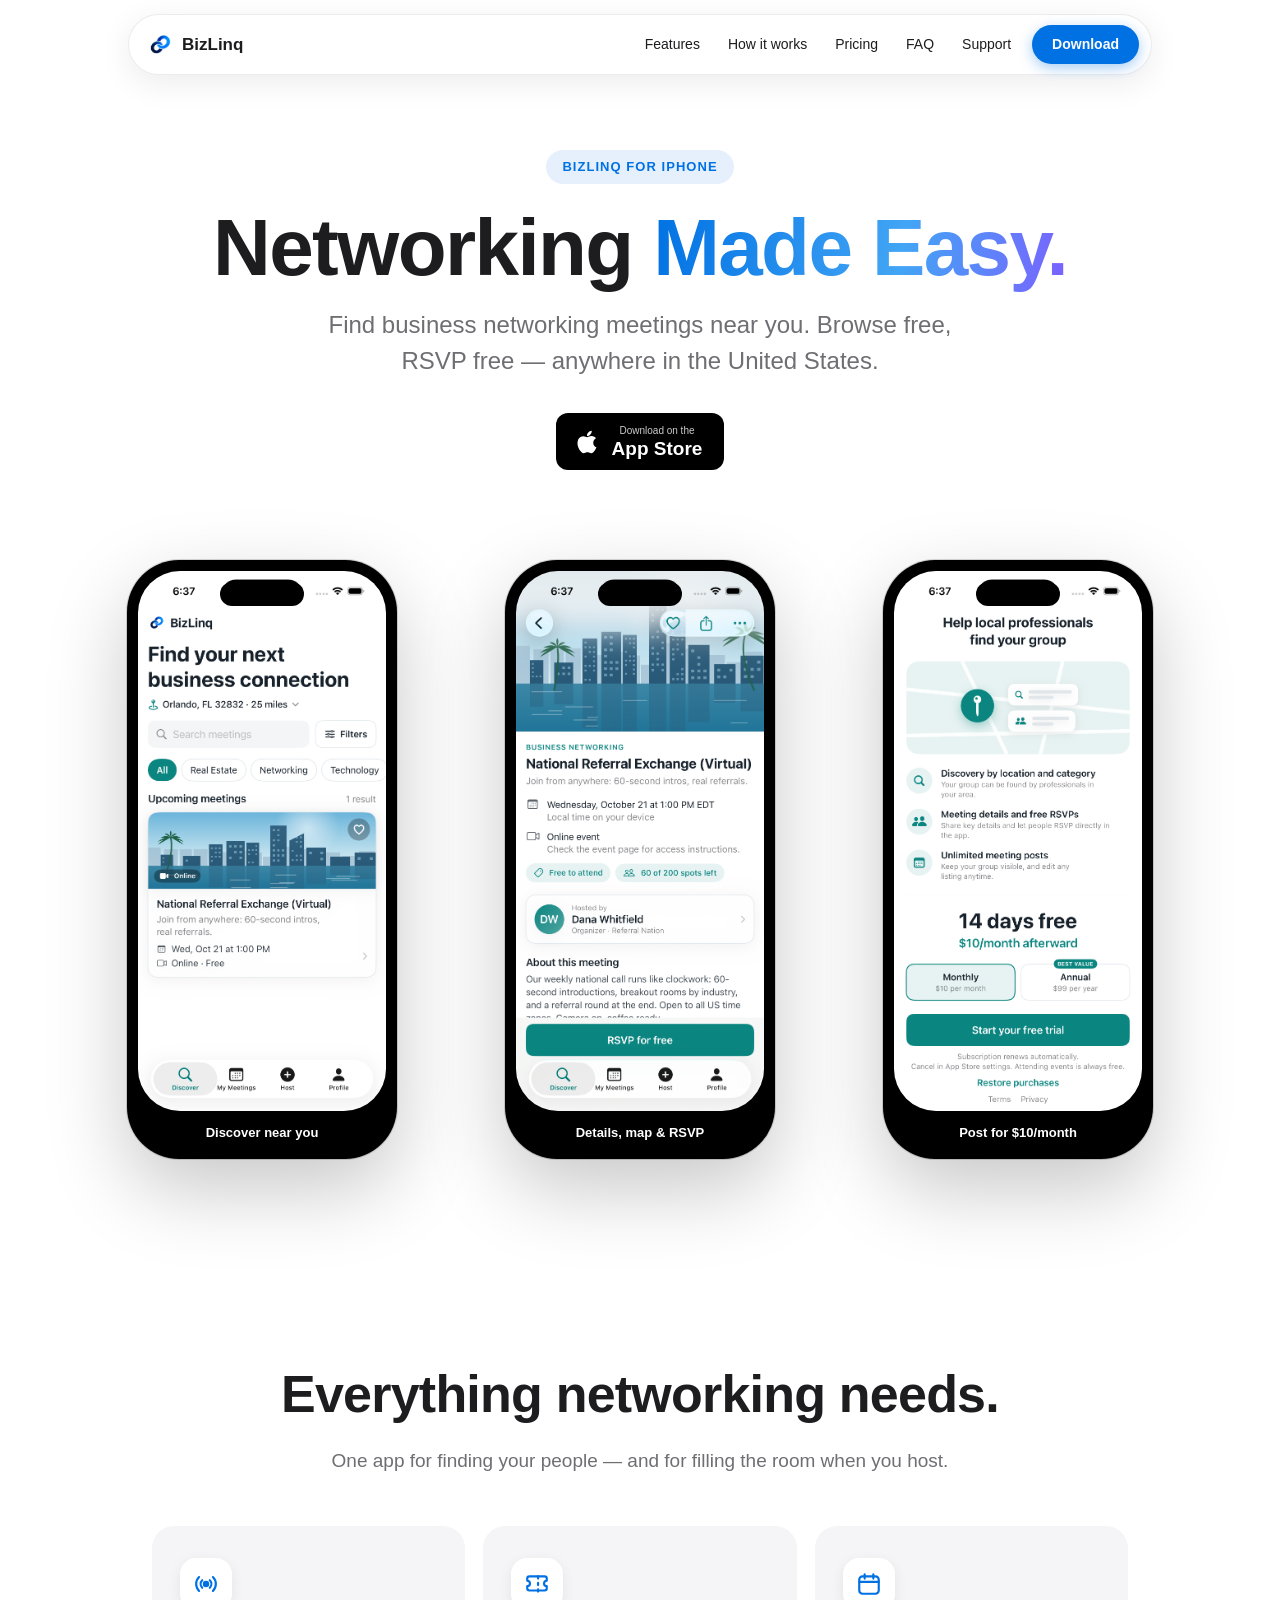
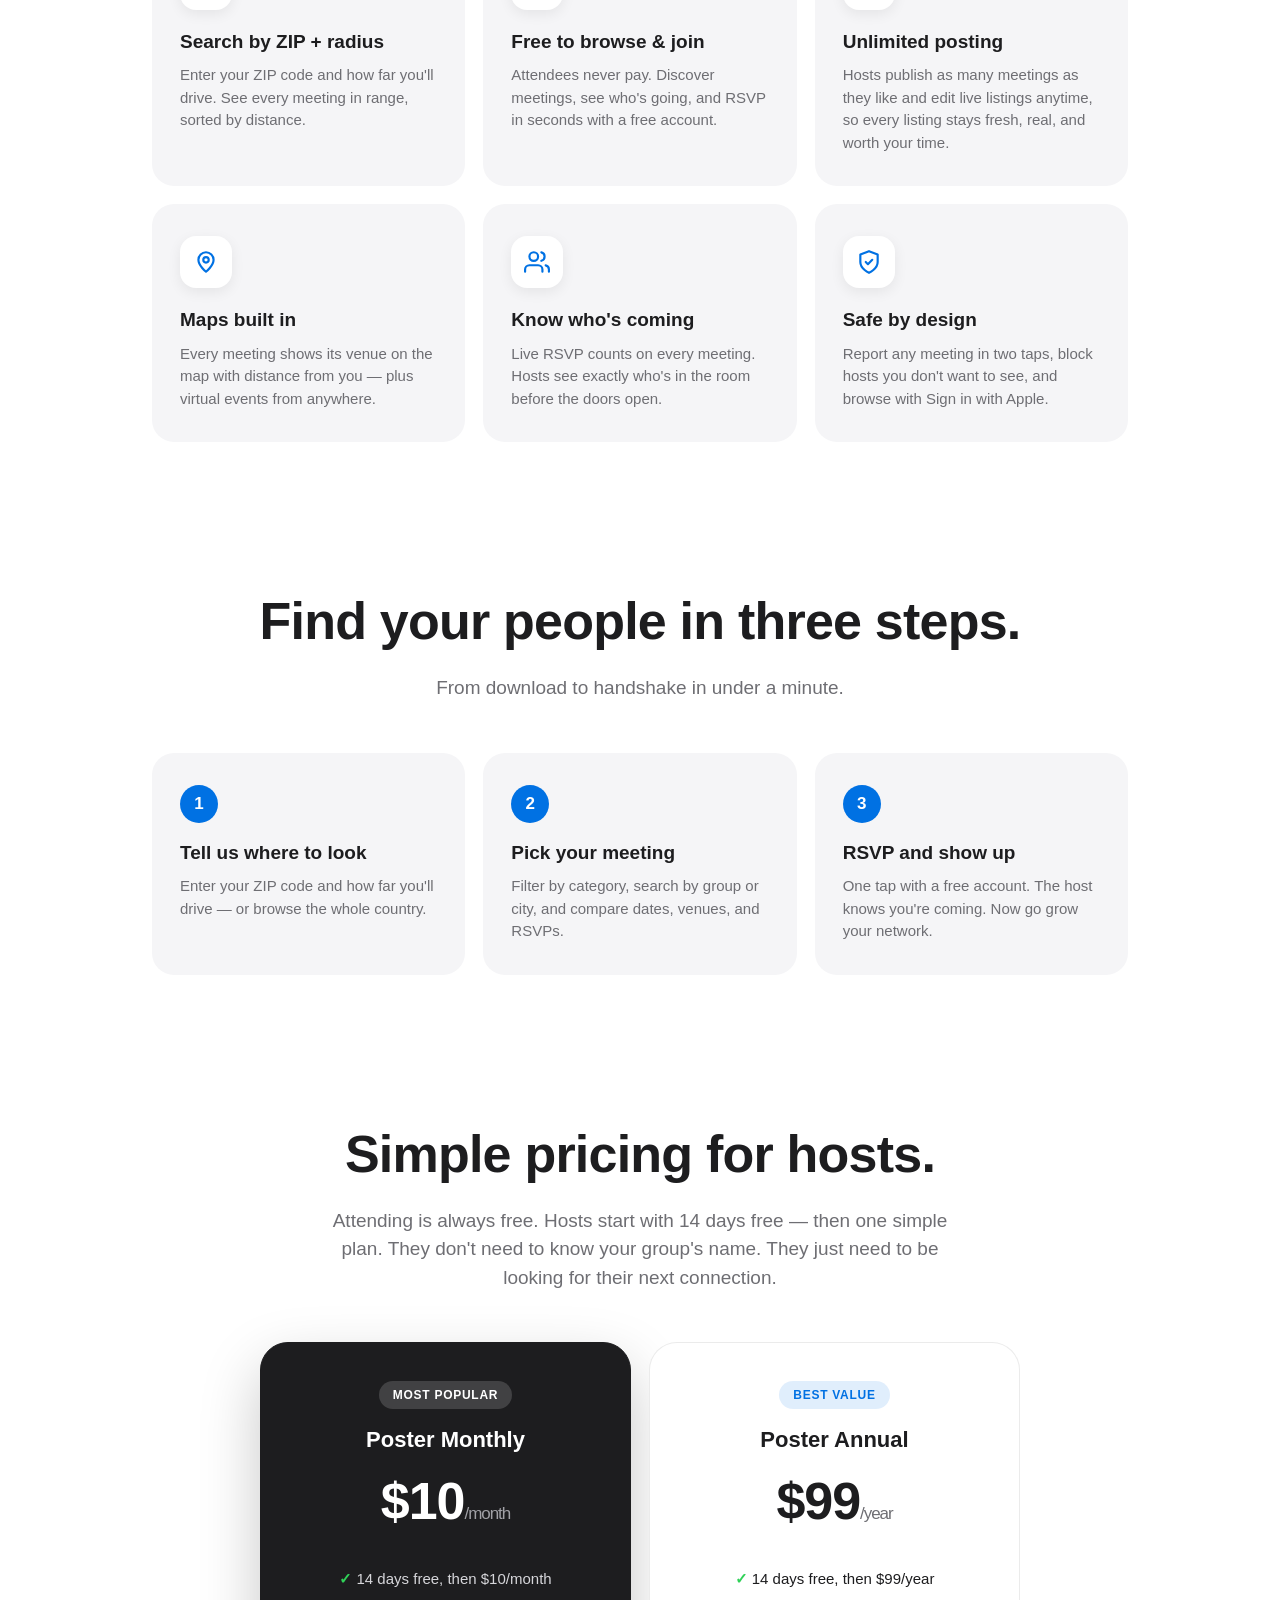
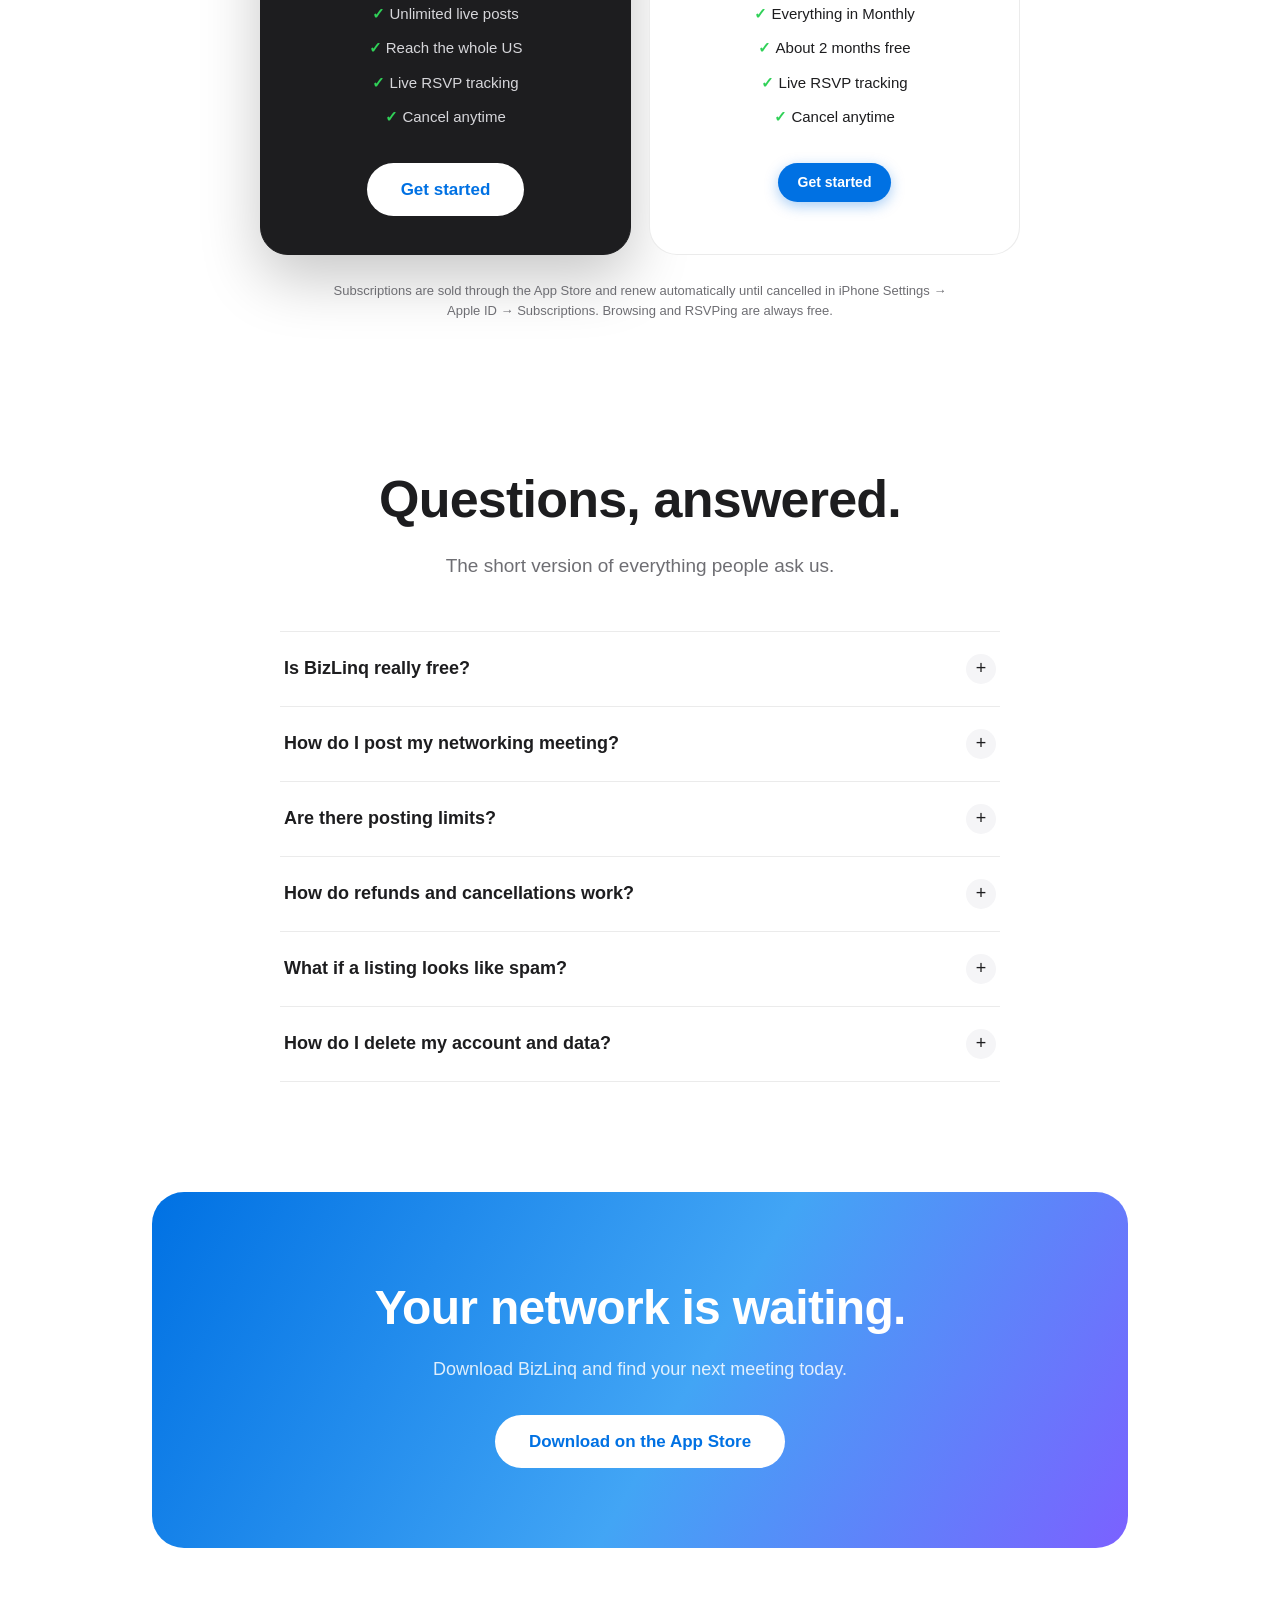
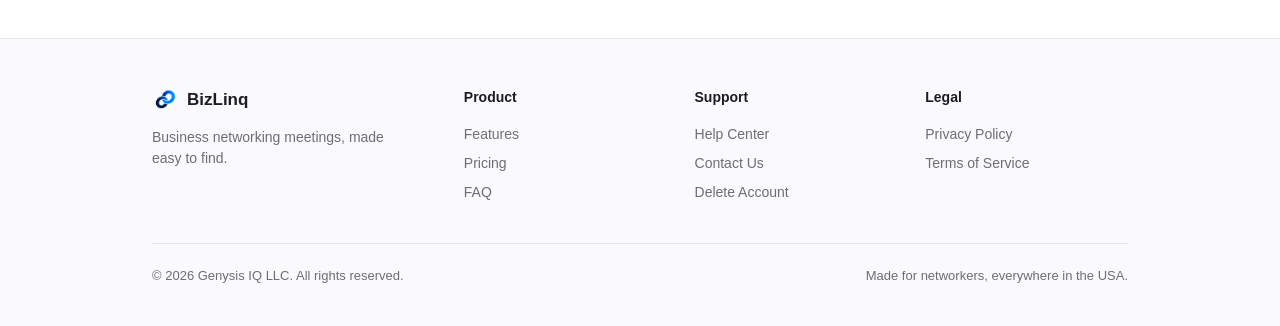
<file: website/index.html>
<!DOCTYPE html>
<html lang="en">
<head>
  <meta charset="UTF-8">
  <meta name="viewport" content="width=device-width, initial-scale=1.0">
  <title>BizLinq — Networking Made Easy</title>
  <meta name="description" content="Find business networking meetings near you. Browse free, RSVP free. Hosts post for $10/month.">
  <link rel="icon" type="image/png" href="assets/logo.png">
  <link rel="stylesheet" href="styles.css">
</head>
<body>

<nav class="nav-float" aria-label="Main navigation">
  <a class="brand" href="index.html"><img src="assets/logo.png" alt="BizLinq logo">BizLinq</a>
  <div class="nav-links">
    <a href="#features">Features</a>
    <a href="#how">How it works</a>
    <a href="#pricing">Pricing</a>
    <a href="#faq">FAQ</a>
    <a href="support.html">Support</a>
  </div>
  <a class="btn btn-blue" href="#download">Download</a>
  <button class="nav-toggle" aria-label="Menu" onclick="document.querySelector('.mobile-menu').classList.toggle('open')">☰</button>
</nav>
<div class="mobile-menu">
  <a href="#features">Features</a>
  <a href="#how">How it works</a>
  <a href="#pricing">Pricing</a>
  <a href="#faq">FAQ</a>
  <a href="support.html">Support</a>
  <a href="#download">Download</a>
</div>

<header class="hero">
  <span class="eyebrow">BizLinq for iPhone</span>
  <h1>Networking <span class="grad">Made Easy.</span></h1>
  <p class="sub">Find business networking meetings near you. Browse free, RSVP free — anywhere in the United States.</p>
  <div class="hero-cta" id="download">
    <a class="store-badge" href="#" aria-label="Download on the App Store">
      <svg viewBox="0 0 24 24" fill="currentColor"><path d="M17.05 20.28c-.98.95-2.05.8-3.08.35-1.09-.46-2.09-.48-3.24 0-1.44.62-2.2.44-3.06-.35C2.79 15.25 3.51 7.59 9.05 7.31c1.35.07 2.29.74 3.08.8 1.18-.24 2.31-.93 3.57-.84 1.51.05 2.7.83 3.45 1.65-3.16 1.89-2.62 6.14.4 7.34-.5 1.31-1.2 2.62-2.5 4.02zM12.03 7.25c-.15-2.23 1.66-4.07 3.74-4.25.29 2.58-2.34 4.5-3.74 4.25z"/></svg>
      <span><small>Download on the</small><strong>App Store</strong></span>
    </a>
  </div>
  <div class="phones">
    <figure class="phone tall"><img src="assets/shot-discover.png" alt="Discover meetings near you"><figcaption>Discover near you</figcaption></figure>
    <figure class="phone tall"><img src="assets/shot-detail.png" alt="Meeting details with map and RSVP"><figcaption>Details, map &amp; RSVP</figcaption></figure>
    <figure class="phone tall"><img src="assets/shot-paywall.png" alt="Poster plans"><figcaption>Post for $10/month</figcaption></figure>
  </div>
</header>

<main class="wrap">

  <section class="section" id="features">
    <h2>Everything networking needs.</h2>
    <p class="lead">One app for finding your people — and for filling the room when you host.</p>
    <div class="grid-3">
      <div class="card">
        <div class="icon"><svg viewBox="0 0 24 24" fill="none" stroke="#0071e3" stroke-width="2" stroke-linecap="round"><circle cx="12" cy="12" r="2" fill="#0071e3"/><path d="M8.5 15.5a5 5 0 0 1 0-7M15.5 8.5a5 5 0 0 1 0 7M5.6 18.4a9 9 0 0 1 0-12.8M18.4 5.6a9 9 0 0 1 0 12.8"/></svg></div>
        <h3>Search by ZIP + radius</h3>
        <p>Enter your ZIP code and how far you'll drive. See every meeting in range, sorted by distance.</p>
      </div>
      <div class="card">
        <div class="icon"><svg viewBox="0 0 24 24" fill="none" stroke="#0071e3" stroke-width="2" stroke-linecap="round" stroke-linejoin="round"><path d="M3 9V7a2 2 0 0 1 2-2h14a2 2 0 0 1 2 2v2a2.5 2.5 0 0 0 0 5v2a2 2 0 0 1-2 2H5a2 2 0 0 1-2-2v-2a2.5 2.5 0 0 0 0-5z"/><path d="M13 5v2M13 11v2M13 17v2"/></svg></div>
        <h3>Free to browse &amp; join</h3>
        <p>Attendees never pay. Discover meetings, see who's going, and RSVP in seconds with a free account.</p>
      </div>
      <div class="card">
        <div class="icon"><svg viewBox="0 0 24 24" fill="none" stroke="#0071e3" stroke-width="2" stroke-linecap="round"><rect x="3" y="5" width="18" height="16" rx="3"/><path d="M3 10h18M8 3v4M16 3v4"/></svg></div>
        <h3>Unlimited posting</h3>
        <p>Hosts publish as many meetings as they like and edit live listings anytime, so every listing stays fresh, real, and worth your time.</p>
      </div>
      <div class="card">
        <div class="icon"><svg viewBox="0 0 24 24" fill="none" stroke="#0071e3" stroke-width="2" stroke-linecap="round" stroke-linejoin="round"><path d="M12 21s-7-5.5-7-11a7 7 0 0 1 14 0c0 5.5-7 11-7 11z"/><circle cx="12" cy="10" r="2.5"/></svg></div>
        <h3>Maps built in</h3>
        <p>Every meeting shows its venue on the map with distance from you — plus virtual events from anywhere.</p>
      </div>
      <div class="card">
        <div class="icon"><svg viewBox="0 0 24 24" fill="none" stroke="#0071e3" stroke-width="2" stroke-linecap="round" stroke-linejoin="round"><path d="M17 21v-2a4 4 0 0 0-4-4H5a4 4 0 0 0-4 4v2"/><circle cx="9" cy="7" r="4"/><path d="M23 21v-2a4 4 0 0 0-3-3.87M16 3.13a4 4 0 0 1 0 7.75"/></svg></div>
        <h3>Know who's coming</h3>
        <p>Live RSVP counts on every meeting. Hosts see exactly who's in the room before the doors open.</p>
      </div>
      <div class="card">
        <div class="icon"><svg viewBox="0 0 24 24" fill="none" stroke="#0071e3" stroke-width="2" stroke-linecap="round" stroke-linejoin="round"><path d="M12 22s8-3.6 8-10V5l-8-3-8 3v7c0 6.4 8 10 8 10z"/><path d="M9 12l2 2 4-4"/></svg></div>
        <h3>Safe by design</h3>
        <p>Report any meeting in two taps, block hosts you don't want to see, and browse with Sign in with Apple.</p>
      </div>
    </div>
  </section>

  <section class="section" id="how">
    <h2>Find your people in three steps.</h2>
    <p class="lead">From download to handshake in under a minute.</p>
    <div class="steps">
      <div class="step"><h3>Tell us where to look</h3><p>Enter your ZIP code and how far you'll drive — or browse the whole country.</p></div>
      <div class="step"><h3>Pick your meeting</h3><p>Filter by category, search by group or city, and compare dates, venues, and RSVPs.</p></div>
      <div class="step"><h3>RSVP and show up</h3><p>One tap with a free account. The host knows you're coming. Now go grow your network.</p></div>
    </div>
  </section>

  <section class="section" id="pricing">
    <h2>Simple pricing for hosts.</h2>
    <p class="lead">Attending is always free. Hosts start with 14 days free — then one simple plan. They don't need to know your group's name. They just need to be looking for their next connection.</p>
    <div class="pricing">
      <div class="plan featured">
        <span class="tag">Most popular</span>
        <h3>Poster Monthly</h3>
        <div class="price">$10<span>/month</span></div>
        <ul>
          <li>14 days free, then $10/month</li>
          <li>Unlimited live posts</li>
          <li>Reach the whole US</li>
          <li>Live RSVP tracking</li>
          <li>Cancel anytime</li>
        </ul>
        <a class="btn btn-light" href="#download">Get started</a>
      </div>
      <div class="plan">
        <span class="tag">Best value</span>
        <h3>Poster Annual</h3>
        <div class="price">$99<span>/year</span></div>
        <ul>
          <li>14 days free, then $99/year</li>
          <li>Everything in Monthly</li>
          <li>About 2 months free</li>
          <li>Live RSVP tracking</li>
          <li>Cancel anytime</li>
        </ul>
        <a class="btn btn-blue" href="#download">Get started</a>
      </div>
    </div>
    <p class="fineprint">Subscriptions are sold through the App Store and renew automatically until cancelled in iPhone Settings → Apple ID → Subscriptions. Browsing and RSVPing are always free.</p>
  </section>

  <section class="section" id="faq">
    <h2>Questions, answered.</h2>
    <p class="lead">The short version of everything people ask us.</p>
    <div class="faq">
      <div class="faq-item"><button class="faq-q">Is BizLinq really free?<span class="plus">+</span></button><div class="faq-a"><p>Browsing and RSVPing are free with a free account (Sign in with Apple). Only posting costs money — hosts pay $10/month or $99/year. Note: individual meetings may have attendance fees set by the host.</p></div></div>
      <div class="faq-item"><button class="faq-q">How do I post my networking meeting?<span class="plus">+</span></button><div class="faq-a"><p>Sign in, grab a Poster Monthly ($10) or Poster Annual ($99) plan in the app, then tap Host and fill in your meeting. Your first post starts a 14-day free trial, and it goes live instantly for everyone in range. You can edit any live listing anytime.</p></div></div>
      <div class="faq-item"><button class="faq-q">Are there posting limits?<span class="plus">+</span></button><div class="faq-a"><p>No. Poster plans include unlimited live posts, and you can edit any live listing anytime from the Host tab. Quality stays high because every listing is tied to a paying host.</p></div></div>
      <div class="faq-item"><button class="faq-q">How do refunds and cancellations work?<span class="plus">+</span></button><div class="faq-a"><p>All billing is handled by Apple. Cancel anytime in iPhone Settings → Apple ID → Subscriptions, and request refunds through Apple's Report a Problem page.</p></div></div>
      <div class="faq-item"><button class="faq-q">What if a listing looks like spam?<span class="plus">+</span></button><div class="faq-a"><p>Every meeting has a report menu — flag it in two taps and our team reviews it. You can also block any host so their meetings never appear for you again.</p></div></div>
      <div class="faq-item"><button class="faq-q">How do I delete my account and data?<span class="plus">+</span></button><div class="faq-a"><p>Email support@bizlinq.app from your account email and we'll delete your account and all associated data within 30 days. Cancelling a meeting removes it from listings immediately.</p></div></div>
    </div>
  </section>

  <div class="cta-band">
    <h2>Your network is waiting.</h2>
    <p>Download BizLinq and find your next meeting today.</p>
    <a class="btn btn-light" href="#download">Download on the App Store</a>
  </div>

</main>

<footer>
  <div class="wrap">
    <div class="foot-grid">
      <div class="foot-brand">
        <a class="brand" href="index.html"><img src="assets/logo.png" alt="BizLinq logo">BizLinq</a>
        <p>Business networking meetings, made easy to find.</p>
      </div>
      <div class="foot-col">
        <h4>Product</h4>
        <a href="#features">Features</a>
        <a href="#pricing">Pricing</a>
        <a href="#faq">FAQ</a>
      </div>
      <div class="foot-col">
        <h4>Support</h4>
        <a href="support.html">Help Center</a>
        <a href="support.html#contact">Contact Us</a>
        <a href="support.html#delete">Delete Account</a>
      </div>
      <div class="foot-col">
        <h4>Legal</h4>
        <a href="privacy.html">Privacy Policy</a>
        <a href="terms.html">Terms of Service</a>
      </div>
    </div>
    <div class="foot-base">
      <span>© 2026 Genysis IQ LLC. All rights reserved.</span>
      <span>Made for networkers, everywhere in the USA.</span>
    </div>
  </div>
</footer>

<script src="script.js"></script>
</body>
</html>
</file>
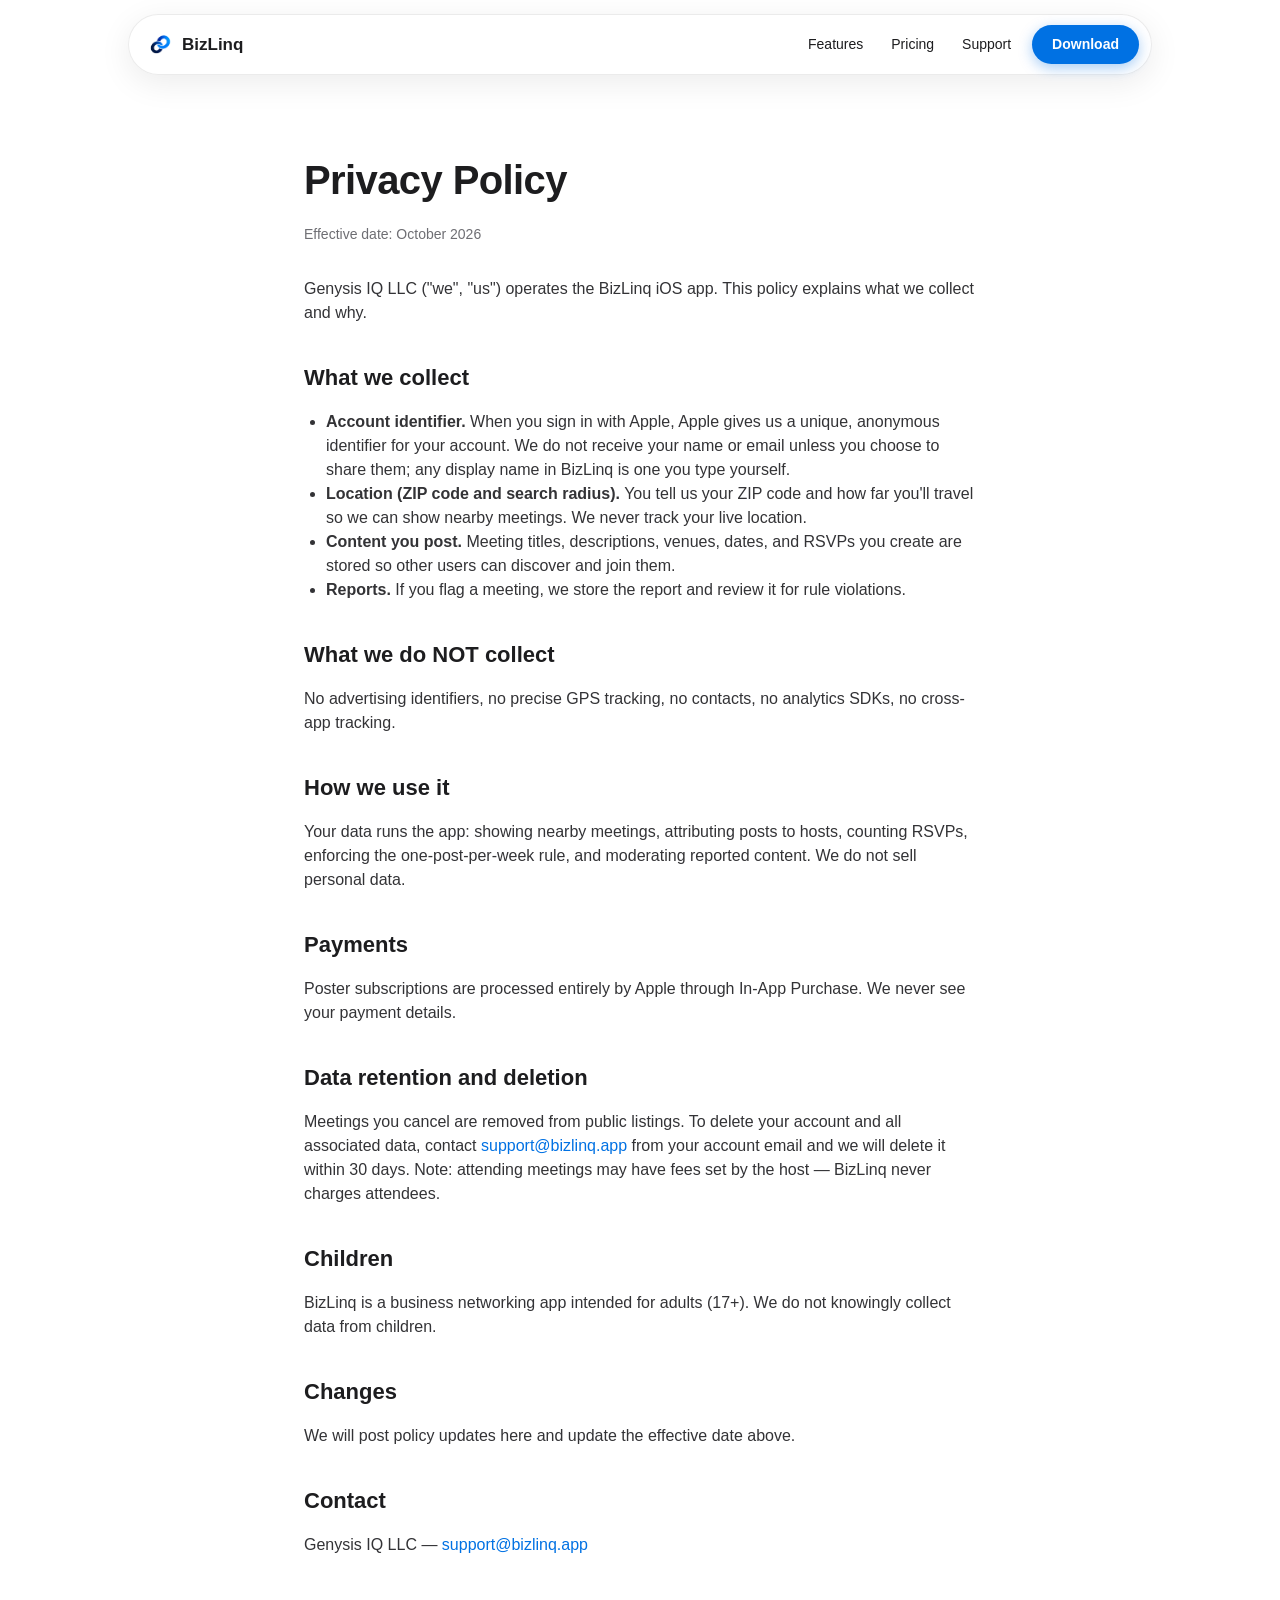
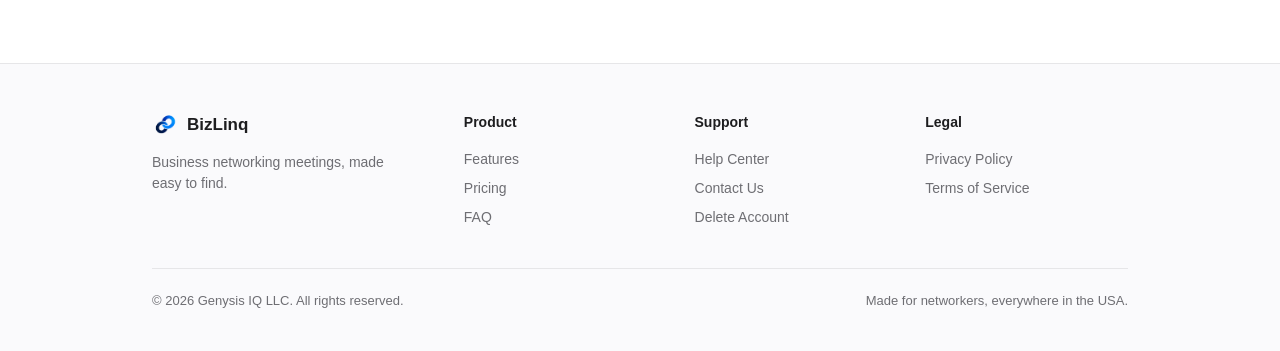
<file: website/privacy.html>
<!DOCTYPE html>
<html lang="en">
<head>
  <meta charset="UTF-8">
  <meta name="viewport" content="width=device-width, initial-scale=1.0">
  <title>Privacy Policy — BizLinq</title>
  <meta name="description" content="BizLinq privacy policy: what we collect and why.">
  <link rel="icon" type="image/png" href="assets/logo.png">
  <link rel="stylesheet" href="styles.css">
</head>
<body>

<nav class="nav-float" aria-label="Main navigation">
  <a class="brand" href="index.html"><img src="assets/logo.png" alt="BizLinq logo">BizLinq</a>
  <div class="nav-links">
    <a href="index.html#features">Features</a>
    <a href="index.html#pricing">Pricing</a>
    <a href="support.html">Support</a>
  </div>
  <a class="btn btn-blue" href="index.html#download">Download</a>
  <button class="nav-toggle" aria-label="Menu" onclick="document.querySelector('.mobile-menu').classList.toggle('open')">☰</button>
</nav>
<div class="mobile-menu">
  <a href="index.html#features">Features</a>
  <a href="index.html#pricing">Pricing</a>
  <a href="support.html">Support</a>
</div>

<main class="prose">
  <h1>Privacy Policy</h1>
  <p class="updated">Effective date: October 2026</p>

  <p>Genysis IQ LLC ("we", "us") operates the BizLinq iOS app. This policy explains what we collect and why.</p>

  <h2>What we collect</h2>
  <ul>
    <li><strong>Account identifier.</strong> When you sign in with Apple, Apple gives us a unique, anonymous identifier for your account. We do not receive your name or email unless you choose to share them; any display name in BizLinq is one you type yourself.</li>
    <li><strong>Location (ZIP code and search radius).</strong> You tell us your ZIP code and how far you'll travel so we can show nearby meetings. We never track your live location.</li>
    <li><strong>Content you post.</strong> Meeting titles, descriptions, venues, dates, and RSVPs you create are stored so other users can discover and join them.</li>
    <li><strong>Reports.</strong> If you flag a meeting, we store the report and review it for rule violations.</li>
  </ul>

  <h2>What we do NOT collect</h2>
  <p>No advertising identifiers, no precise GPS tracking, no contacts, no analytics SDKs, no cross-app tracking.</p>

  <h2>How we use it</h2>
  <p>Your data runs the app: showing nearby meetings, attributing posts to hosts, counting RSVPs, enforcing the one-post-per-week rule, and moderating reported content. We do not sell personal data.</p>

  <h2>Payments</h2>
  <p>Poster subscriptions are processed entirely by Apple through In-App Purchase. We never see your payment details.</p>

  <h2>Data retention and deletion</h2>
  <p>Meetings you cancel are removed from public listings. To delete your account and all associated data, contact <a href="mailto:support@bizlinq.app">support@bizlinq.app</a> from your account email and we will delete it within 30 days. Note: attending meetings may have fees set by the host — BizLinq never charges attendees.</p>

  <h2>Children</h2>
  <p>BizLinq is a business networking app intended for adults (17+). We do not knowingly collect data from children.</p>

  <h2>Changes</h2>
  <p>We will post policy updates here and update the effective date above.</p>

  <h2>Contact</h2>
  <p>Genysis IQ LLC — <a href="mailto:support@bizlinq.app">support@bizlinq.app</a></p>
</main>

<footer>
  <div class="wrap">
    <div class="foot-grid">
      <div class="foot-brand">
        <a class="brand" href="index.html"><img src="assets/logo.png" alt="BizLinq logo">BizLinq</a>
        <p>Business networking meetings, made easy to find.</p>
      </div>
      <div class="foot-col">
        <h4>Product</h4>
        <a href="index.html#features">Features</a>
        <a href="index.html#pricing">Pricing</a>
        <a href="index.html#faq">FAQ</a>
      </div>
      <div class="foot-col">
        <h4>Support</h4>
        <a href="support.html">Help Center</a>
        <a href="support.html#contact">Contact Us</a>
        <a href="support.html#delete">Delete Account</a>
      </div>
      <div class="foot-col">
        <h4>Legal</h4>
        <a href="privacy.html">Privacy Policy</a>
        <a href="terms.html">Terms of Service</a>
      </div>
    </div>
    <div class="foot-base">
      <span>© 2026 Genysis IQ LLC. All rights reserved.</span>
      <span>Made for networkers, everywhere in the USA.</span>
    </div>
  </div>
</footer>

<script src="script.js"></script>
</body>
</html>
</file>
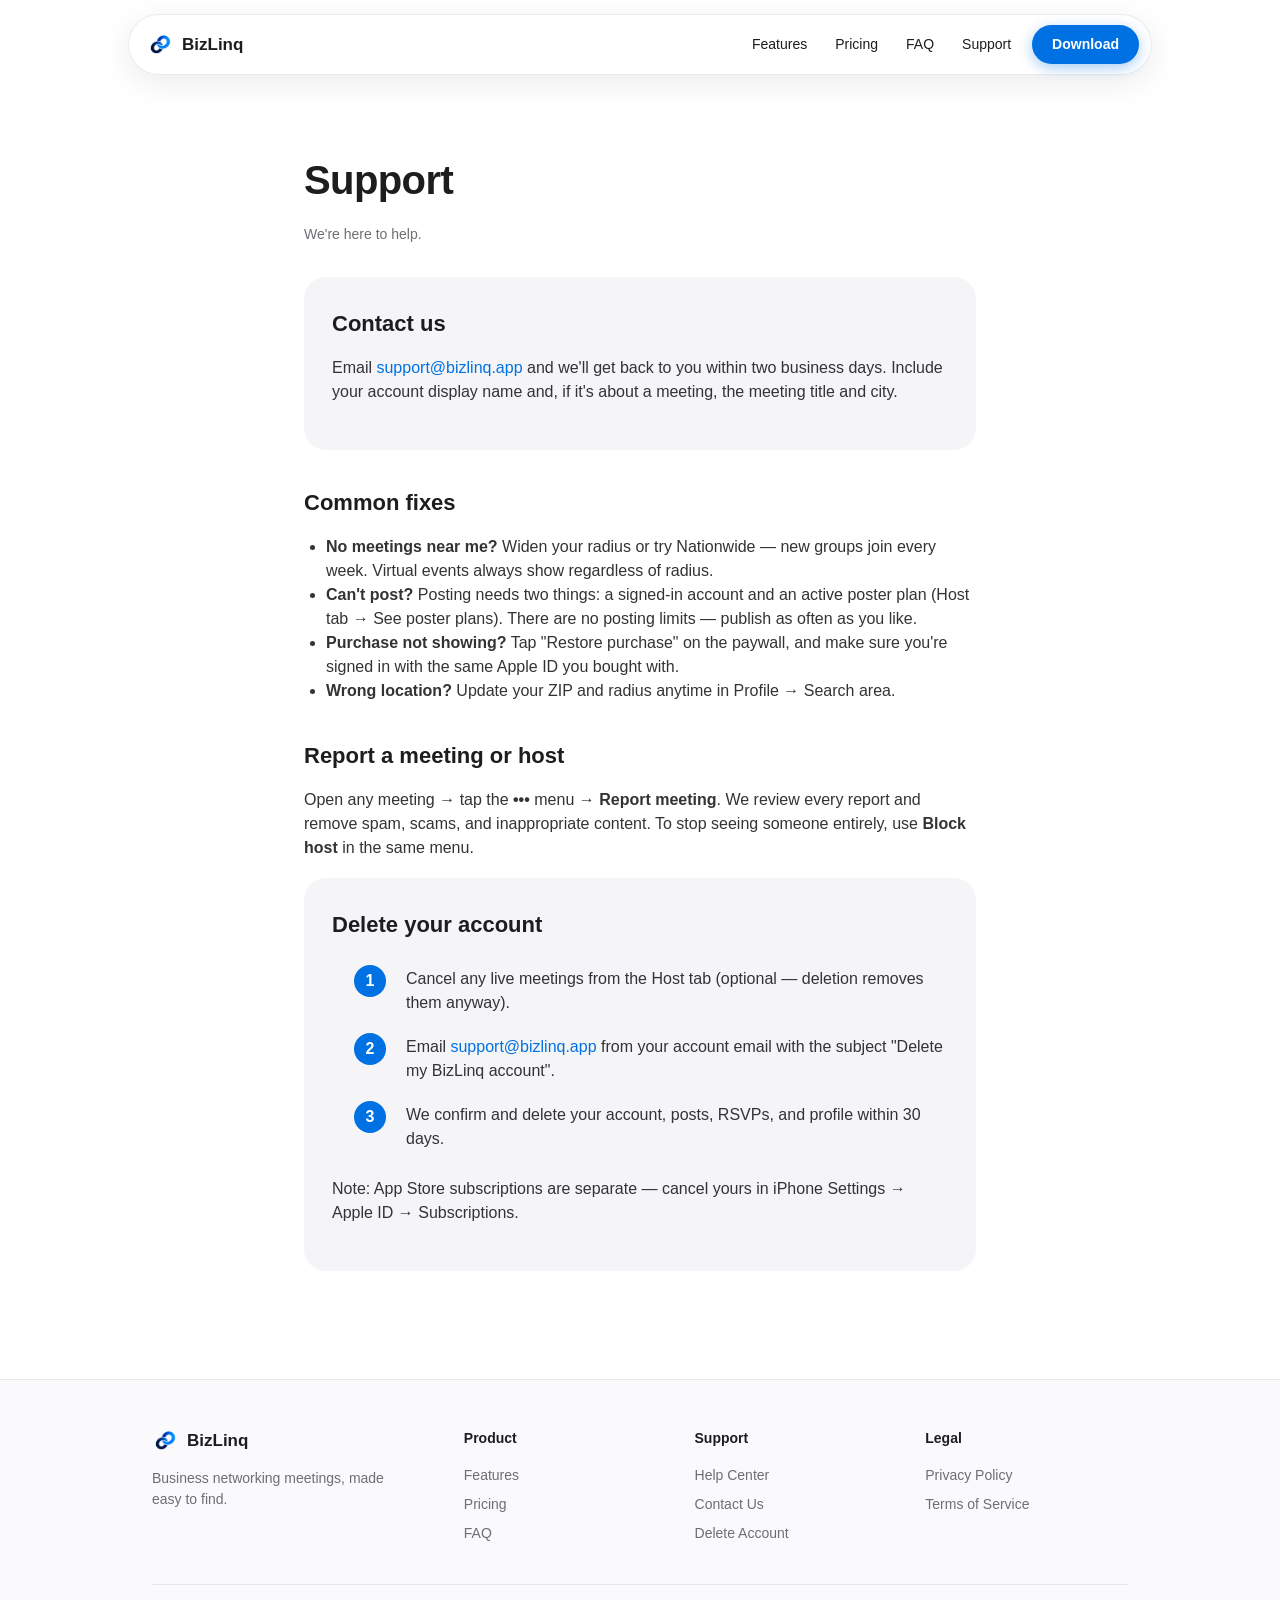
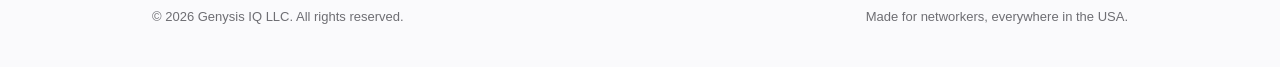
<file: website/support.html>
<!DOCTYPE html>
<html lang="en">
<head>
  <meta charset="UTF-8">
  <meta name="viewport" content="width=device-width, initial-scale=1.0">
  <title>Support — BizLinq</title>
  <meta name="description" content="BizLinq help center: contact us, troubleshooting, account deletion.">
  <link rel="icon" type="image/png" href="assets/logo.png">
  <link rel="stylesheet" href="styles.css">
</head>
<body>

<nav class="nav-float" aria-label="Main navigation">
  <a class="brand" href="index.html"><img src="assets/logo.png" alt="BizLinq logo">BizLinq</a>
  <div class="nav-links">
    <a href="index.html#features">Features</a>
    <a href="index.html#pricing">Pricing</a>
    <a href="index.html#faq">FAQ</a>
    <a href="support.html">Support</a>
  </div>
  <a class="btn btn-blue" href="index.html#download">Download</a>
  <button class="nav-toggle" aria-label="Menu" onclick="document.querySelector('.mobile-menu').classList.toggle('open')">☰</button>
</nav>
<div class="mobile-menu">
  <a href="index.html#features">Features</a>
  <a href="index.html#pricing">Pricing</a>
  <a href="index.html#faq">FAQ</a>
  <a href="support.html">Support</a>
</div>

<main class="prose">
  <h1>Support</h1>
  <p class="updated">We're here to help.</p>

  <div class="support-card" id="contact">
    <h2>Contact us</h2>
    <p>Email <a href="mailto:support@bizlinq.app">support@bizlinq.app</a> and we'll get back to you within two business days. Include your account display name and, if it's about a meeting, the meeting title and city.</p>
  </div>

  <h2>Common fixes</h2>
  <ul>
    <li><strong>No meetings near me?</strong> Widen your radius or try Nationwide — new groups join every week. Virtual events always show regardless of radius.</li>
    <li><strong>Can't post?</strong> Posting needs two things: a signed-in account and an active poster plan (Host tab → See poster plans). There are no posting limits — publish as often as you like.</li>
    <li><strong>Purchase not showing?</strong> Tap "Restore purchase" on the paywall, and make sure you're signed in with the same Apple ID you bought with.</li>
    <li><strong>Wrong location?</strong> Update your ZIP and radius anytime in Profile → Search area.</li>
  </ul>

  <h2>Report a meeting or host</h2>
  <p>Open any meeting → tap the <strong>•••</strong> menu → <strong>Report meeting</strong>. We review every report and remove spam, scams, and inappropriate content. To stop seeing someone entirely, use <strong>Block host</strong> in the same menu.</p>

  <div class="support-card" id="delete">
    <h2>Delete your account</h2>
    <ol class="steps-list">
      <li>Cancel any live meetings from the Host tab (optional — deletion removes them anyway).</li>
      <li>Email <a href="mailto:support@bizlinq.app?subject=Delete%20my%20BizLinq%20account">support@bizlinq.app</a> from your account email with the subject "Delete my BizLinq account".</li>
      <li>We confirm and delete your account, posts, RSVPs, and profile within 30 days.</li>
    </ol>
    <p>Note: App Store subscriptions are separate — cancel yours in iPhone Settings → Apple ID → Subscriptions.</p>
  </div>
</main>

<footer>
  <div class="wrap">
    <div class="foot-grid">
      <div class="foot-brand">
        <a class="brand" href="index.html"><img src="assets/logo.png" alt="BizLinq logo">BizLinq</a>
        <p>Business networking meetings, made easy to find.</p>
      </div>
      <div class="foot-col">
        <h4>Product</h4>
        <a href="index.html#features">Features</a>
        <a href="index.html#pricing">Pricing</a>
        <a href="index.html#faq">FAQ</a>
      </div>
      <div class="foot-col">
        <h4>Support</h4>
        <a href="support.html">Help Center</a>
        <a href="support.html#contact">Contact Us</a>
        <a href="support.html#delete">Delete Account</a>
      </div>
      <div class="foot-col">
        <h4>Legal</h4>
        <a href="privacy.html">Privacy Policy</a>
        <a href="terms.html">Terms of Service</a>
      </div>
    </div>
    <div class="foot-base">
      <span>© 2026 Genysis IQ LLC. All rights reserved.</span>
      <span>Made for networkers, everywhere in the USA.</span>
    </div>
  </div>
</footer>

<script src="script.js"></script>
</body>
</html>
</file>
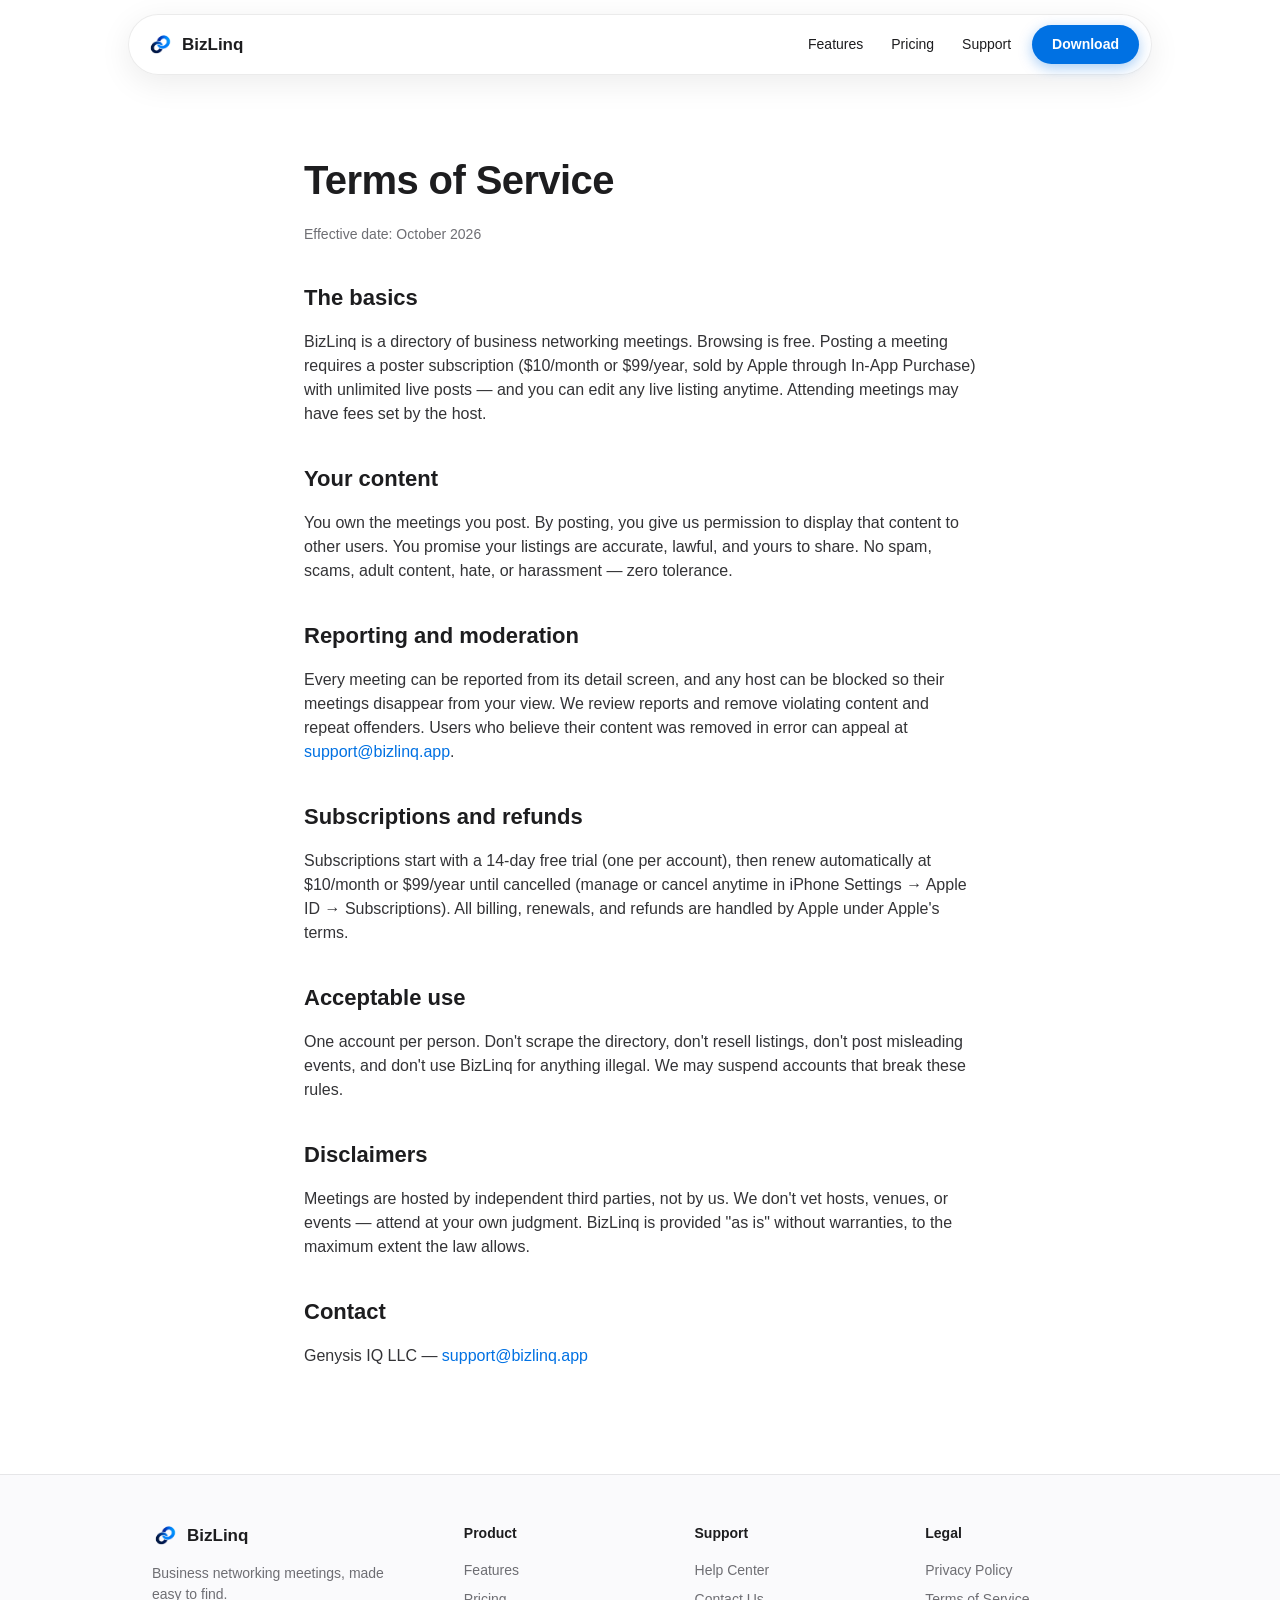
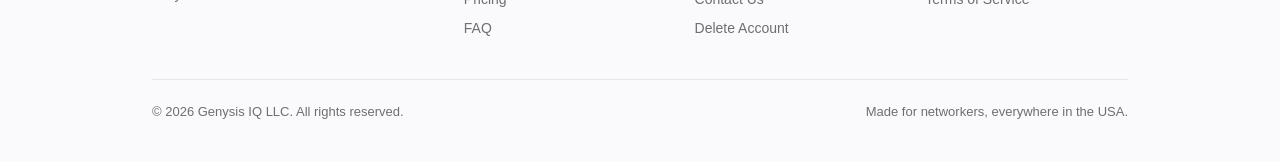
<file: website/terms.html>
<!DOCTYPE html>
<html lang="en">
<head>
  <meta charset="UTF-8">
  <meta name="viewport" content="width=device-width, initial-scale=1.0">
  <title>Terms of Service — BizLinq</title>
  <meta name="description" content="BizLinq terms of service.">
  <link rel="icon" type="image/png" href="assets/logo.png">
  <link rel="stylesheet" href="styles.css">
</head>
<body>

<nav class="nav-float" aria-label="Main navigation">
  <a class="brand" href="index.html"><img src="assets/logo.png" alt="BizLinq logo">BizLinq</a>
  <div class="nav-links">
    <a href="index.html#features">Features</a>
    <a href="index.html#pricing">Pricing</a>
    <a href="support.html">Support</a>
  </div>
  <a class="btn btn-blue" href="index.html#download">Download</a>
  <button class="nav-toggle" aria-label="Menu" onclick="document.querySelector('.mobile-menu').classList.toggle('open')">☰</button>
</nav>
<div class="mobile-menu">
  <a href="index.html#features">Features</a>
  <a href="index.html#pricing">Pricing</a>
  <a href="support.html">Support</a>
</div>

<main class="prose">
  <h1>Terms of Service</h1>
  <p class="updated">Effective date: October 2026</p>

  <h2>The basics</h2>
  <p>BizLinq is a directory of business networking meetings. Browsing is free. Posting a meeting requires a poster subscription ($10/month or $99/year, sold by Apple through In-App Purchase) with unlimited live posts — and you can edit any live listing anytime. Attending meetings may have fees set by the host.</p>

  <h2>Your content</h2>
  <p>You own the meetings you post. By posting, you give us permission to display that content to other users. You promise your listings are accurate, lawful, and yours to share. No spam, scams, adult content, hate, or harassment — zero tolerance.</p>

  <h2>Reporting and moderation</h2>
  <p>Every meeting can be reported from its detail screen, and any host can be blocked so their meetings disappear from your view. We review reports and remove violating content and repeat offenders. Users who believe their content was removed in error can appeal at <a href="mailto:support@bizlinq.app">support@bizlinq.app</a>.</p>

  <h2>Subscriptions and refunds</h2>
  <p>Subscriptions start with a 14-day free trial (one per account), then renew automatically at $10/month or $99/year until cancelled (manage or cancel anytime in iPhone Settings → Apple ID → Subscriptions). All billing, renewals, and refunds are handled by Apple under Apple's terms.</p>

  <h2>Acceptable use</h2>
  <p>One account per person. Don't scrape the directory, don't resell listings, don't post misleading events, and don't use BizLinq for anything illegal. We may suspend accounts that break these rules.</p>

  <h2>Disclaimers</h2>
  <p>Meetings are hosted by independent third parties, not by us. We don't vet hosts, venues, or events — attend at your own judgment. BizLinq is provided "as is" without warranties, to the maximum extent the law allows.</p>

  <h2>Contact</h2>
  <p>Genysis IQ LLC — <a href="mailto:support@bizlinq.app">support@bizlinq.app</a></p>
</main>

<footer>
  <div class="wrap">
    <div class="foot-grid">
      <div class="foot-brand">
        <a class="brand" href="index.html"><img src="assets/logo.png" alt="BizLinq logo">BizLinq</a>
        <p>Business networking meetings, made easy to find.</p>
      </div>
      <div class="foot-col">
        <h4>Product</h4>
        <a href="index.html#features">Features</a>
        <a href="index.html#pricing">Pricing</a>
        <a href="index.html#faq">FAQ</a>
      </div>
      <div class="foot-col">
        <h4>Support</h4>
        <a href="support.html">Help Center</a>
        <a href="support.html#contact">Contact Us</a>
        <a href="support.html#delete">Delete Account</a>
      </div>
      <div class="foot-col">
        <h4>Legal</h4>
        <a href="privacy.html">Privacy Policy</a>
        <a href="terms.html">Terms of Service</a>
      </div>
    </div>
    <div class="foot-base">
      <span>© 2026 Genysis IQ LLC. All rights reserved.</span>
      <span>Made for networkers, everywhere in the USA.</span>
    </div>
  </div>
</footer>

<script src="script.js"></script>
</body>
</html>
</file>
<file: website/styles.css>
:root {
  --bg: #ffffff;
  --ink: #1d1d1f;
  --gray: #6e6e73;
  --blue: #0071e3;
  --blue-dark: #005fc4;
  --card: #f5f5f7;
  --line: rgba(0, 0, 0, 0.08);
  --radius: 22px;
  --font: -apple-system, BlinkMacSystemFont, "SF Pro Display", "SF Pro Text", Inter, "Segoe UI", Helvetica, Arial, sans-serif;
}

* { box-sizing: border-box; }

html {
  scroll-behavior: smooth;
}

body {
  margin: 0;
  font-family: var(--font);
  color: var(--ink);
  background: var(--bg);
  -webkit-font-smoothing: antialiased;
  text-rendering: optimizeLegibility;
  line-height: 1.5;
}

img { max-width: 100%; display: block; }
a { color: var(--blue); text-decoration: none; }
a:hover { text-decoration: underline; }

.wrap {
  max-width: 1024px;
  margin: 0 auto;
  padding: 0 24px;
}

section { scroll-margin-top: 110px; }

/* ---------- Floating pill nav ---------- */

.nav-float {
  position: fixed;
  top: 14px;
  left: 50%;
  transform: translateX(-50%);
  width: min(1024px, calc(100% - 28px));
  z-index: 100;
  display: flex;
  align-items: center;
  gap: 8px;
  padding: 10px 12px 10px 18px;
  background: rgba(255, 255, 255, 0.72);
  -webkit-backdrop-filter: saturate(180%) blur(20px);
  backdrop-filter: saturate(180%) blur(20px);
  border: 1px solid var(--line);
  border-radius: 999px;
  box-shadow: 0 8px 32px rgba(0, 0, 0, 0.08);
}

.brand {
  display: flex;
  align-items: center;
  gap: 9px;
  font-weight: 700;
  font-size: 17px;
  color: var(--ink);
}
.brand:hover { text-decoration: none; }
.brand img { width: 26px; height: 26px; }

.nav-links {
  display: flex;
  gap: 2px;
  margin-left: auto;
}
.nav-links a {
  color: var(--ink);
  font-size: 14px;
  font-weight: 500;
  padding: 8px 13px;
  border-radius: 999px;
}
.nav-links a:hover {
  background: rgba(0, 0, 0, 0.05);
  text-decoration: none;
}

.btn {
  display: inline-flex;
  align-items: center;
  justify-content: center;
  gap: 8px;
  border: 0;
  cursor: pointer;
  font-family: var(--font);
  font-weight: 600;
  border-radius: 999px;
  transition: transform 0.12s ease, background 0.12s ease, box-shadow 0.12s ease;
}
.btn:active { transform: scale(0.98); }
.btn-blue {
  background: var(--blue);
  color: #fff;
  font-size: 14px;
  padding: 9px 20px;
  box-shadow: 0 4px 14px rgba(0, 113, 227, 0.35);
}
.btn-blue:hover { background: var(--blue-dark); text-decoration: none; }
.btn-big {
  font-size: 17px;
  padding: 14px 34px;
}
.btn-light {
  background: #fff;
  color: var(--blue);
  font-size: 17px;
  padding: 14px 34px;
}
.btn-light:hover { text-decoration: none; background: #f2f8ff; }

.nav-toggle {
  display: none;
  margin-left: auto;
  background: none;
  border: 0;
  font-size: 22px;
  padding: 6px 10px;
  cursor: pointer;
  color: var(--ink);
}

.mobile-menu {
  display: none;
  position: fixed;
  top: 76px;
  left: 50%;
  transform: translateX(-50%);
  width: min(1024px, calc(100% - 28px));
  background: rgba(255, 255, 255, 0.95);
  -webkit-backdrop-filter: blur(20px);
  backdrop-filter: blur(20px);
  border: 1px solid var(--line);
  border-radius: var(--radius);
  box-shadow: 0 16px 48px rgba(0, 0, 0, 0.12);
  padding: 10px;
  z-index: 99;
}
.mobile-menu.open { display: block; }
.mobile-menu a {
  display: block;
  color: var(--ink);
  font-weight: 600;
  padding: 12px 16px;
  border-radius: 14px;
}
.mobile-menu a:hover { background: var(--card); text-decoration: none; }

/* ---------- Hero ---------- */

.hero {
  text-align: center;
  padding: 150px 24px 20px;
}
.eyebrow {
  display: inline-block;
  font-size: 13px;
  font-weight: 700;
  letter-spacing: 0.08em;
  text-transform: uppercase;
  color: var(--blue);
  background: rgba(0, 113, 227, 0.1);
  padding: 7px 16px;
  border-radius: 999px;
  margin-bottom: 22px;
}
.hero h1 {
  font-size: clamp(44px, 7vw, 80px);
  line-height: 1.04;
  letter-spacing: -0.02em;
  margin: 0 0 18px;
  font-weight: 700;
}
.hero h1 .grad {
  background: linear-gradient(100deg, #0071e3, #42a5f5 60%, #7b61ff);
  -webkit-background-clip: text;
  background-clip: text;
  color: transparent;
}
.hero p.sub {
  font-size: clamp(18px, 2.6vw, 24px);
  color: var(--gray);
  max-width: 640px;
  margin: 0 auto 34px;
}
.hero-cta {
  display: flex;
  gap: 14px;
  justify-content: center;
  flex-wrap: wrap;
  margin-bottom: 64px;
}

.store-badge {
  display: inline-flex;
  align-items: center;
  gap: 10px;
  background: #000;
  color: #fff;
  border-radius: 12px;
  padding: 10px 22px 10px 16px;
  font-size: 14px;
}
.store-badge:hover { text-decoration: none; background: #222; }
.store-badge small { display: block; font-size: 10px; font-weight: 400; opacity: 0.8; }
.store-badge strong { display: block; font-size: 19px; font-weight: 600; line-height: 1.2; }
.store-badge svg { width: 30px; height: 30px; flex-shrink: 0; }

/* ---------- Phone mockup ---------- */

.phones {
  display: flex;
  gap: 28px;
  justify-content: center;
  align-items: flex-start;
  flex-wrap: wrap;
  padding: 10px 0 90px;
}
.phone {
  width: 250px;
  background: #000;
  border-radius: 52px;
  padding: 11px;
  box-shadow: 0 30px 80px rgba(0, 0, 0, 0.22), 0 0 0 1px rgba(0, 0, 0, 0.15);
  position: relative;
}
.phone::before {
  content: "";
  position: absolute;
  top: 22px;
  left: 50%;
  transform: translateX(-50%);
  width: 84px;
  height: 24px;
  background: #000;
  border-radius: 999px;
  z-index: 2;
}
.phone img {
  border-radius: 42px;
  width: 100%;
}
.phone figcaption {
  color: #fff;
  text-align: center;
  font-size: 13px;
  font-weight: 600;
  padding: 12px 0 6px;
}
.phone.tall { width: 270px; }

/* ---------- Sections ---------- */

.section { padding: 70px 0; }
.section h2 {
  font-size: clamp(32px, 4.6vw, 52px);
  letter-spacing: -0.015em;
  text-align: center;
  margin: 0 0 14px;
}
.section p.lead {
  text-align: center;
  color: var(--gray);
  font-size: 19px;
  max-width: 640px;
  margin: 0 auto 50px;
}

.grid-3 {
  display: grid;
  grid-template-columns: repeat(3, 1fr);
  gap: 18px;
}
.card {
  background: var(--card);
  border-radius: var(--radius);
  padding: 32px 28px;
}
.card .icon {
  width: 52px;
  height: 52px;
  border-radius: 16px;
  background: #fff;
  display: flex;
  align-items: center;
  justify-content: center;
  box-shadow: 0 4px 14px rgba(0, 0, 0, 0.07);
  margin-bottom: 18px;
}
.card .icon svg { width: 26px; height: 26px; }
.card h3 { margin: 0 0 8px; font-size: 19px; }
.card p { margin: 0; color: var(--gray); font-size: 15px; }

.steps {
  display: grid;
  grid-template-columns: repeat(3, 1fr);
  gap: 18px;
  counter-reset: step;
}
.step {
  background: var(--card);
  border-radius: var(--radius);
  padding: 32px 28px;
  position: relative;
}
.step::before {
  counter-increment: step;
  content: counter(step);
  display: inline-flex;
  align-items: center;
  justify-content: center;
  width: 38px;
  height: 38px;
  border-radius: 999px;
  background: var(--blue);
  color: #fff;
  font-weight: 700;
  font-size: 17px;
  margin-bottom: 16px;
}
.step h3 { margin: 0 0 8px; font-size: 19px; }
.step p { margin: 0; color: var(--gray); font-size: 15px; }

/* ---------- Pricing ---------- */

.pricing {
  display: grid;
  grid-template-columns: 1fr 1fr;
  gap: 18px;
  max-width: 760px;
  margin: 0 auto;
}
.plan {
  border: 1px solid var(--line);
  border-radius: 28px;
  padding: 38px 34px;
  text-align: center;
  background: #fff;
}
.plan.featured {
  background: var(--ink);
  color: #fff;
  border-color: var(--ink);
  box-shadow: 0 24px 60px rgba(0, 0, 0, 0.22);
}
.plan .tag {
  display: inline-block;
  font-size: 12px;
  font-weight: 700;
  letter-spacing: 0.06em;
  text-transform: uppercase;
  background: rgba(0, 113, 227, 0.12);
  color: var(--blue);
  border-radius: 999px;
  padding: 5px 14px;
  margin-bottom: 14px;
}
.plan.featured .tag { background: rgba(255, 255, 255, 0.16); color: #fff; }
.plan h3 { margin: 0 0 6px; font-size: 22px; }
.plan .price { font-size: 52px; font-weight: 700; letter-spacing: -0.02em; }
.plan .price span { font-size: 17px; font-weight: 500; color: var(--gray); }
.plan.featured .price span { color: #a1a1a6; }
.plan ul {
  list-style: none;
  margin: 22px 0 28px;
  padding: 0;
  font-size: 15px;
}
.plan.featured ul { color: #d6d6da; }
.plan ul li { padding: 6px 0; }
.plan ul li::before { content: "✓  "; color: #30d158; font-weight: 700; }
.fineprint {
  text-align: center;
  color: var(--gray);
  font-size: 13px;
  max-width: 620px;
  margin: 26px auto 0;
}

/* ---------- FAQ ---------- */

.faq { max-width: 720px; margin: 0 auto; }
.faq-item {
  border-bottom: 1px solid var(--line);
}
.faq-item:first-child { border-top: 1px solid var(--line); }
.faq-q {
  width: 100%;
  display: flex;
  justify-content: space-between;
  align-items: center;
  gap: 16px;
  background: none;
  border: 0;
  cursor: pointer;
  font-family: var(--font);
  font-size: 18px;
  font-weight: 600;
  color: var(--ink);
  text-align: left;
  padding: 22px 4px;
}
.faq-q .plus {
  flex-shrink: 0;
  width: 30px;
  height: 30px;
  border-radius: 999px;
  background: var(--card);
  display: inline-flex;
  align-items: center;
  justify-content: center;
  font-size: 18px;
  font-weight: 400;
  transition: transform 0.2s ease;
}
.faq-item.open .faq-q .plus { transform: rotate(45deg); }
.faq-a {
  max-height: 0;
  overflow: hidden;
  transition: max-height 0.28s ease;
}
.faq-a p {
  margin: 0 0 24px;
  color: var(--gray);
  font-size: 16px;
  padding-right: 40px;
}

/* ---------- CTA band ---------- */

.cta-band {
  background: linear-gradient(120deg, #0071e3, #42a5f5 55%, #7b61ff);
  border-radius: 32px;
  text-align: center;
  padding: 80px 32px;
  color: #fff;
  margin: 40px 0 90px;
}
.cta-band h2 { font-size: clamp(30px, 4.4vw, 48px); margin: 0 0 12px; letter-spacing: -0.015em; }
.cta-band p { opacity: 0.85; font-size: 18px; margin: 0 0 32px; }

/* ---------- Footer ---------- */

footer {
  border-top: 1px solid var(--line);
  padding: 48px 0 40px;
  background: #fafafc;
}
.foot-grid {
  display: grid;
  grid-template-columns: 1.4fr 1fr 1fr 1fr;
  gap: 28px;
  margin-bottom: 36px;
}
.foot-brand p { color: var(--gray); font-size: 14px; max-width: 260px; }
.foot-col h4 { margin: 0 0 12px; font-size: 14px; }
.foot-col a { display: block; color: var(--gray); font-size: 14px; padding: 4px 0; }
.foot-base {
  display: flex;
  justify-content: space-between;
  gap: 12px;
  flex-wrap: wrap;
  color: var(--gray);
  font-size: 13px;
  border-top: 1px solid var(--line);
  padding-top: 22px;
}

/* ---------- Prose pages ---------- */

.prose {
  max-width: 720px;
  margin: 0 auto;
  padding: 150px 24px 90px;
}
.prose h1 { font-size: 40px; letter-spacing: -0.015em; margin: 0 0 8px; }
.prose .updated { color: var(--gray); font-size: 14px; margin-bottom: 32px; }
.prose h2 { font-size: 22px; margin: 36px 0 10px; }
.prose p, .prose li { color: #333336; font-size: 16px; }
.prose ul, .prose ol { padding-left: 22px; }

.support-card {
  background: var(--card);
  border-radius: var(--radius);
  padding: 30px 28px;
  margin: 18px 0;
}
.support-card h2 { margin-top: 0; }
.steps-list { counter-reset: s; list-style: none; padding: 0; }
.steps-list li {
  counter-increment: s;
  padding: 10px 0 10px 52px;
  position: relative;
  color: #333336;
}
.steps-list li::before {
  content: counter(s);
  position: absolute;
  left: 0;
  top: 8px;
  width: 32px;
  height: 32px;
  border-radius: 999px;
  background: var(--blue);
  color: #fff;
  font-weight: 700;
  display: inline-flex;
  align-items: center;
  justify-content: center;
}

/* ---------- Responsive ---------- */

@media (max-width: 820px) {
  .nav-links, .nav-float .btn { display: none; }
  .nav-toggle { display: block; }
  .grid-3, .steps, .pricing { grid-template-columns: 1fr; }
  .foot-grid { grid-template-columns: 1fr 1fr; }
  .phone { width: 230px; }
  .cta-band { border-radius: 24px; padding: 60px 24px; }
}
@media (min-width: 821px) {
  .mobile-menu { display: none !important; }
}
</file>
